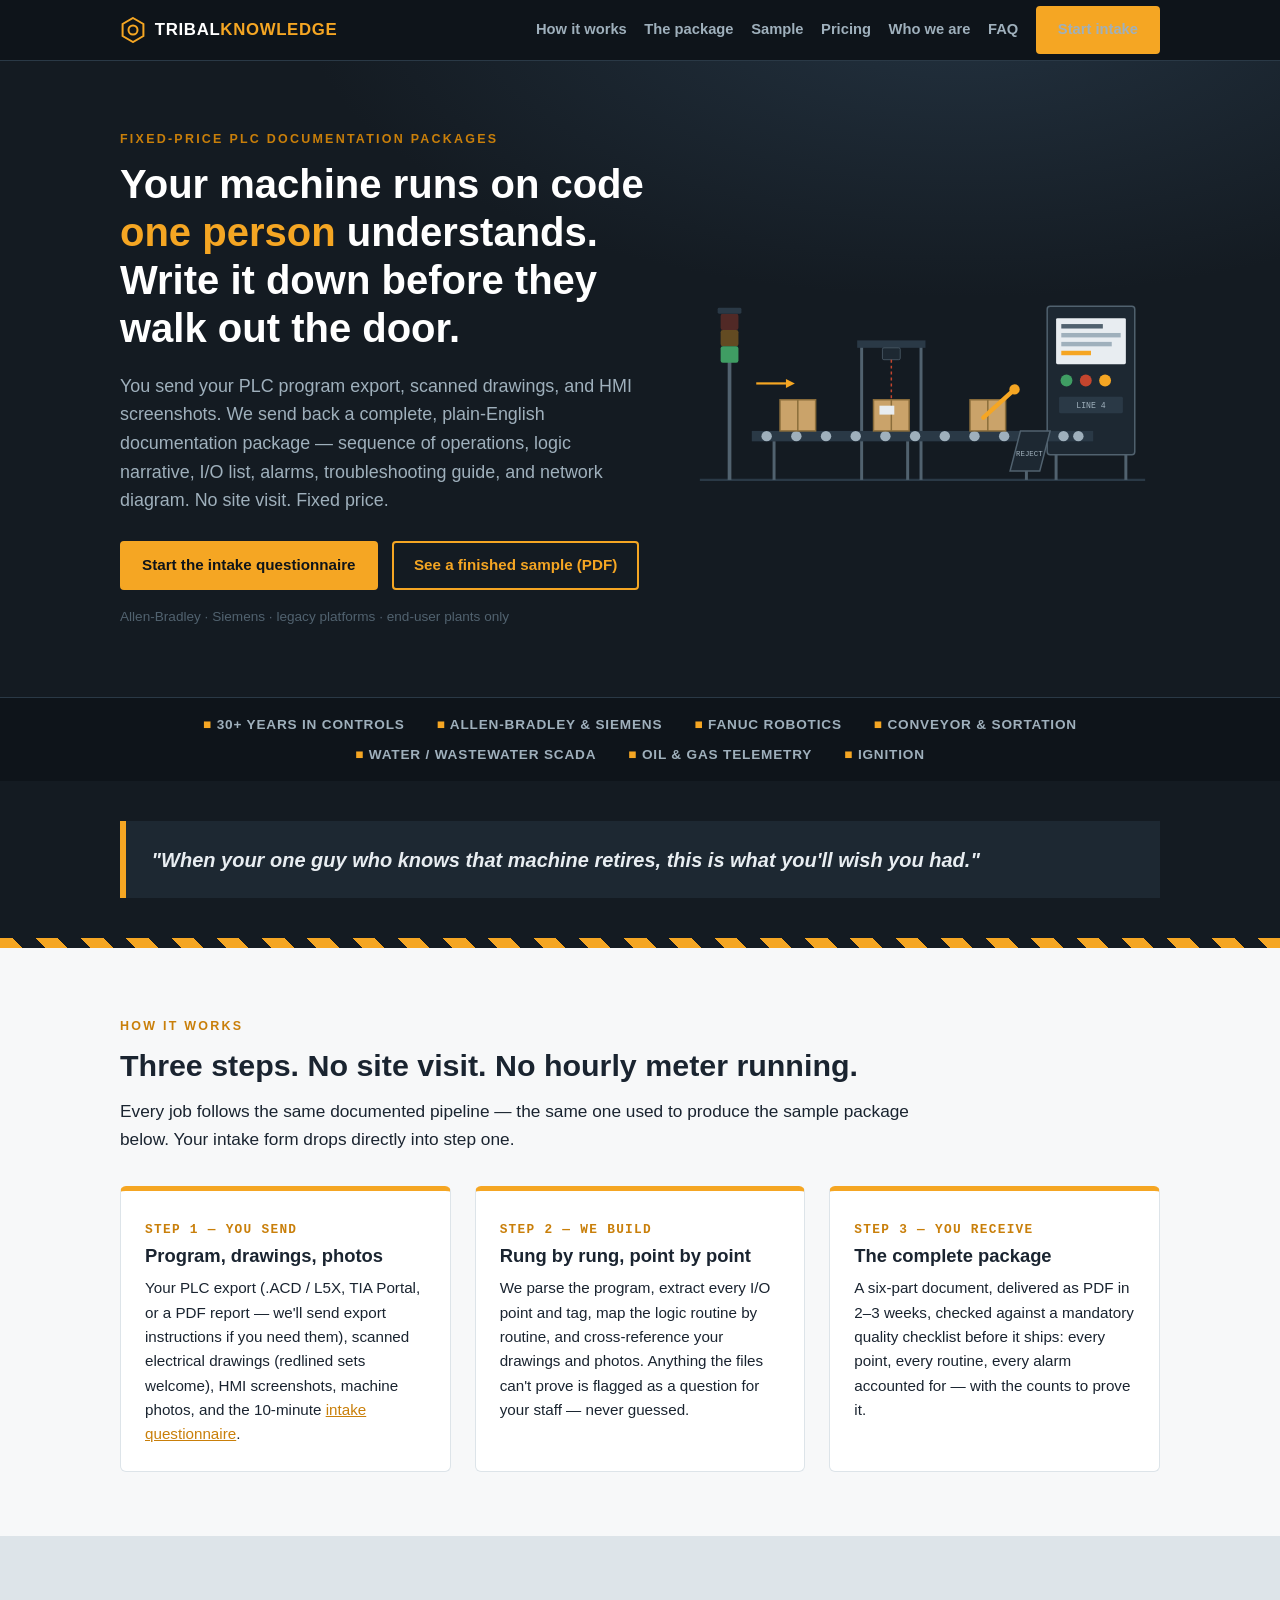
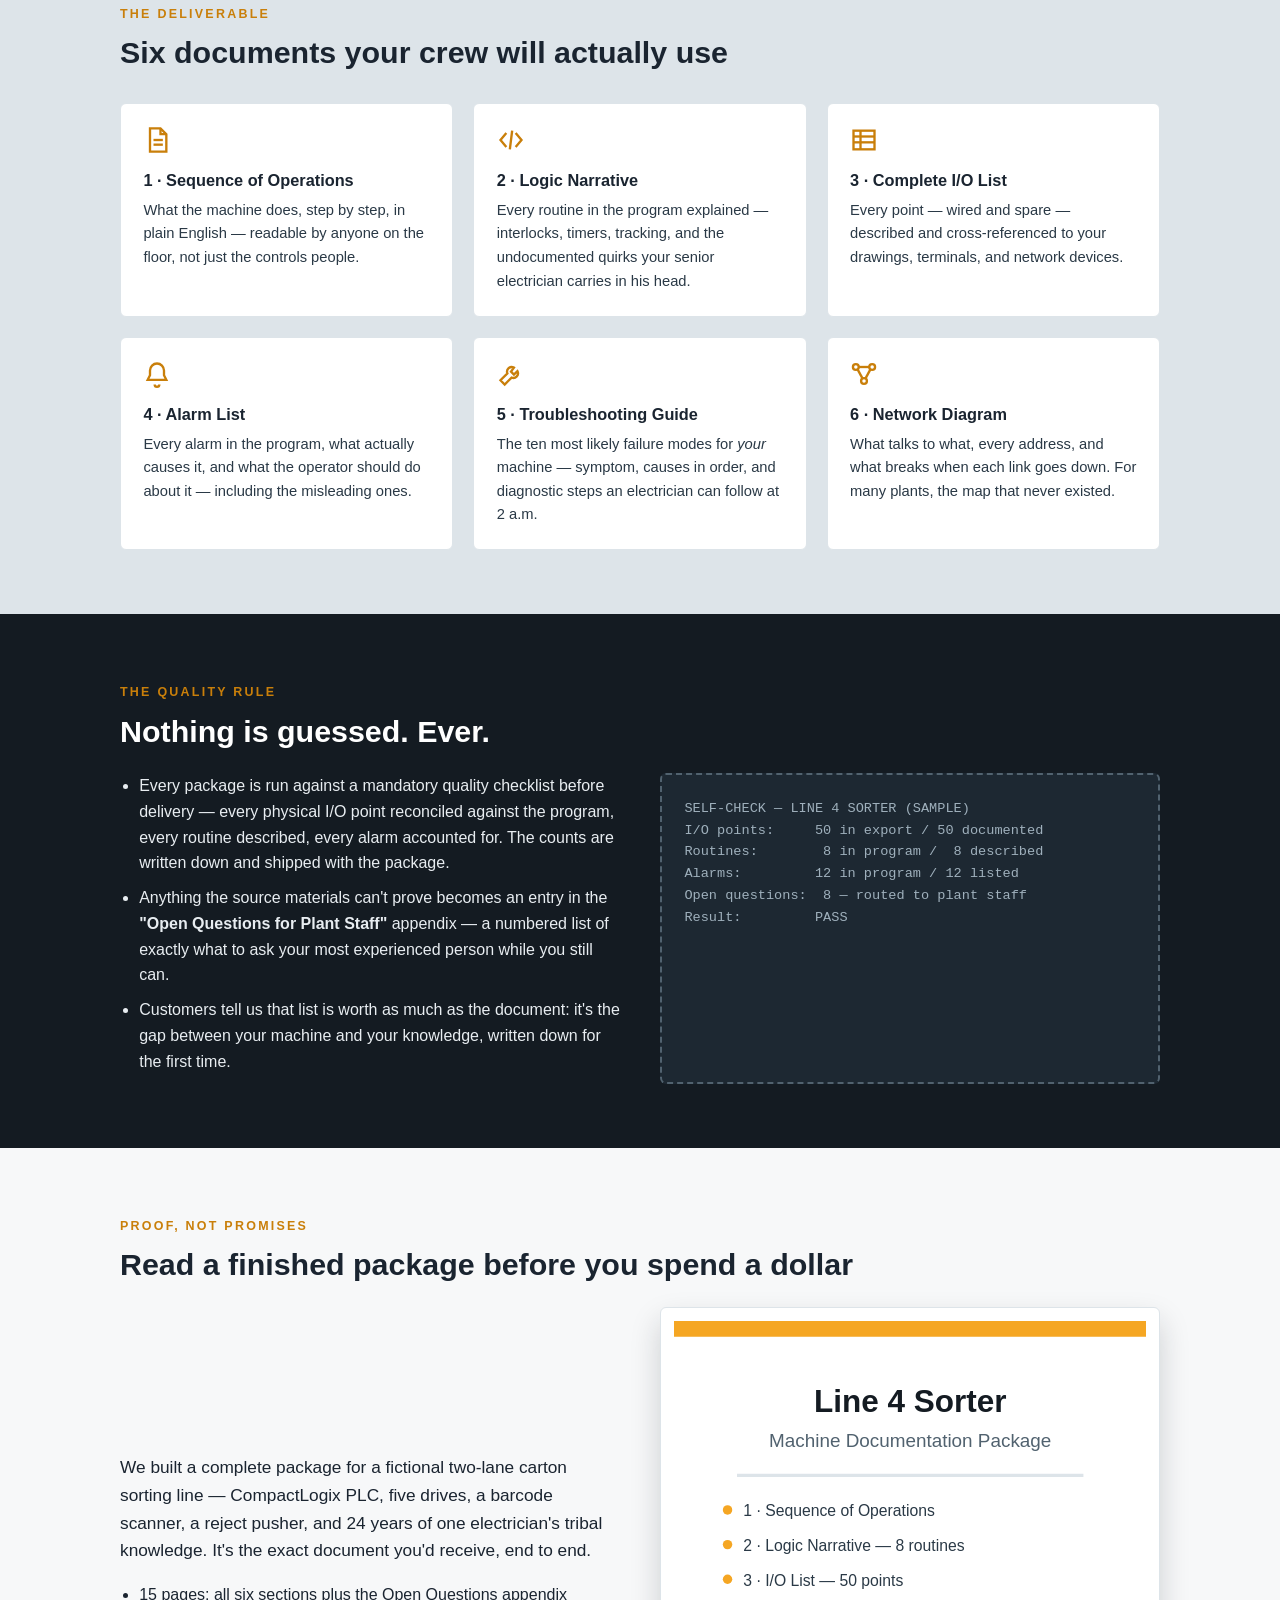
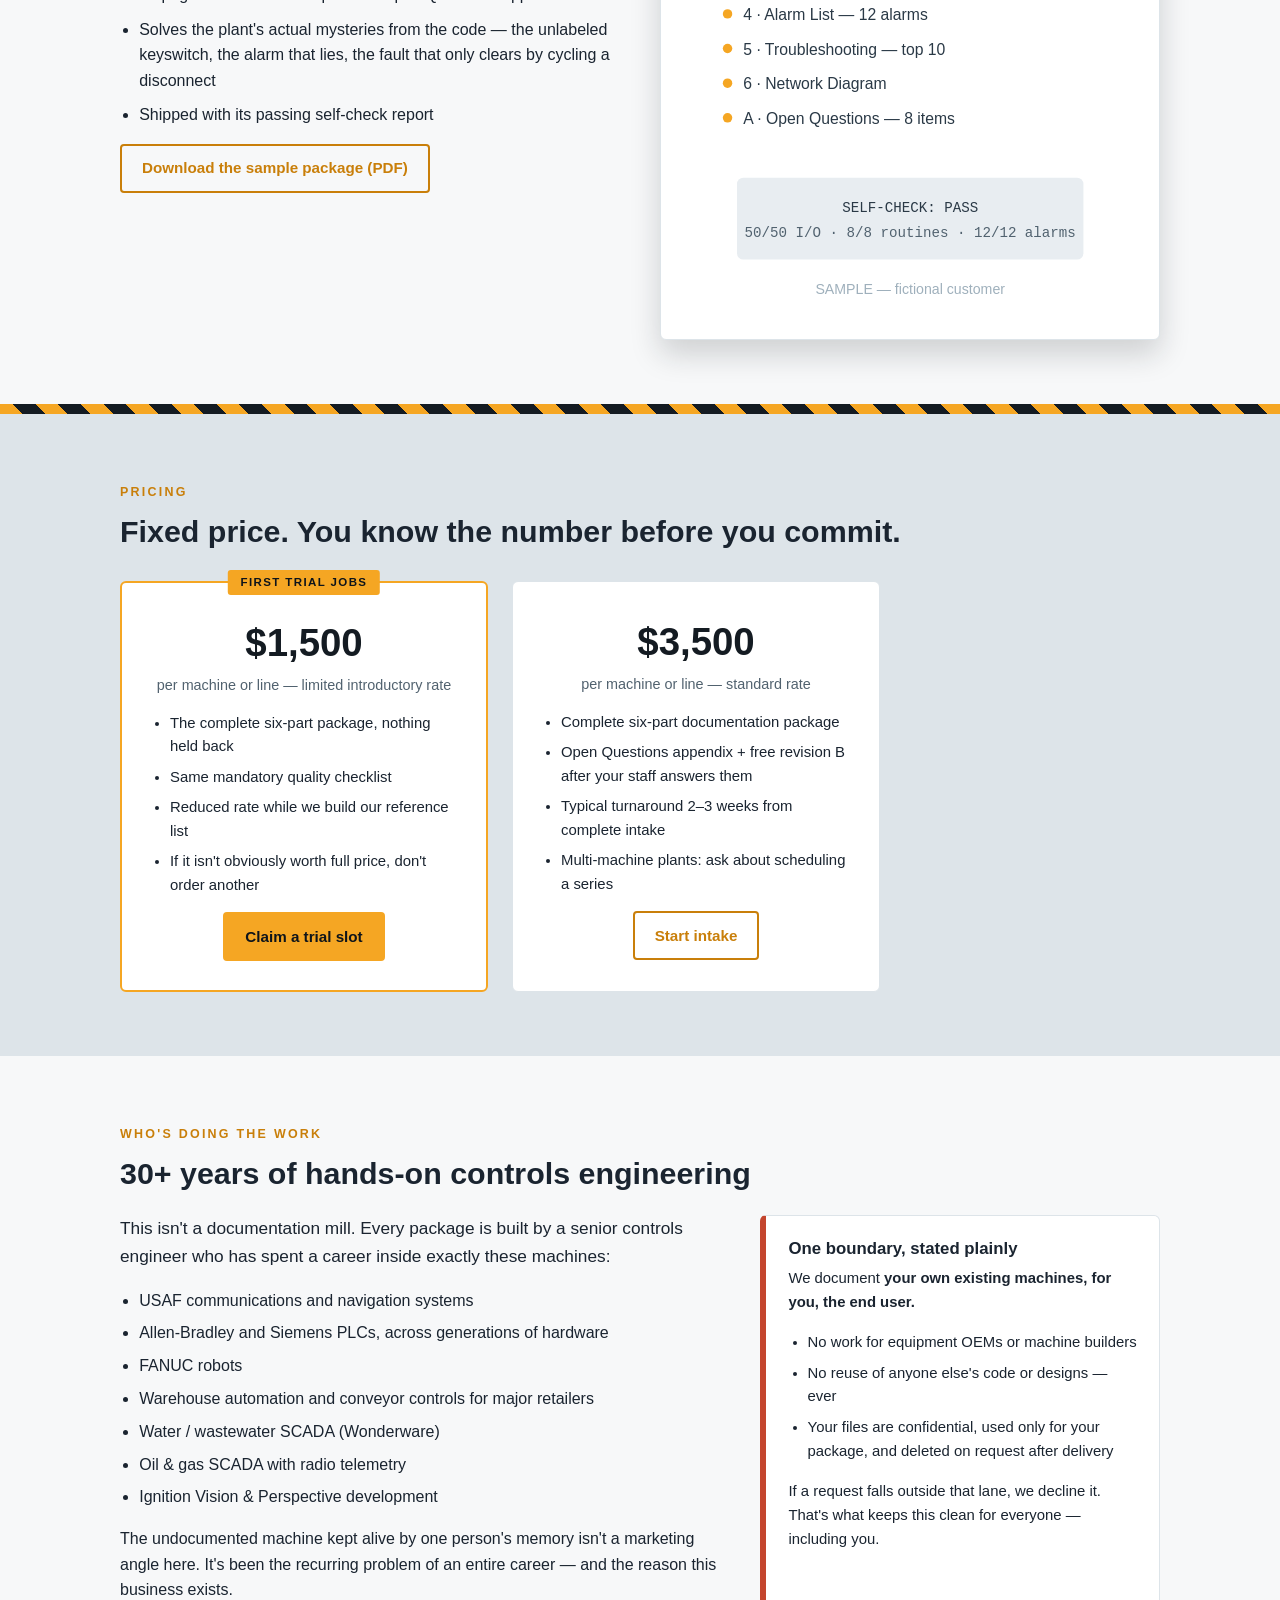
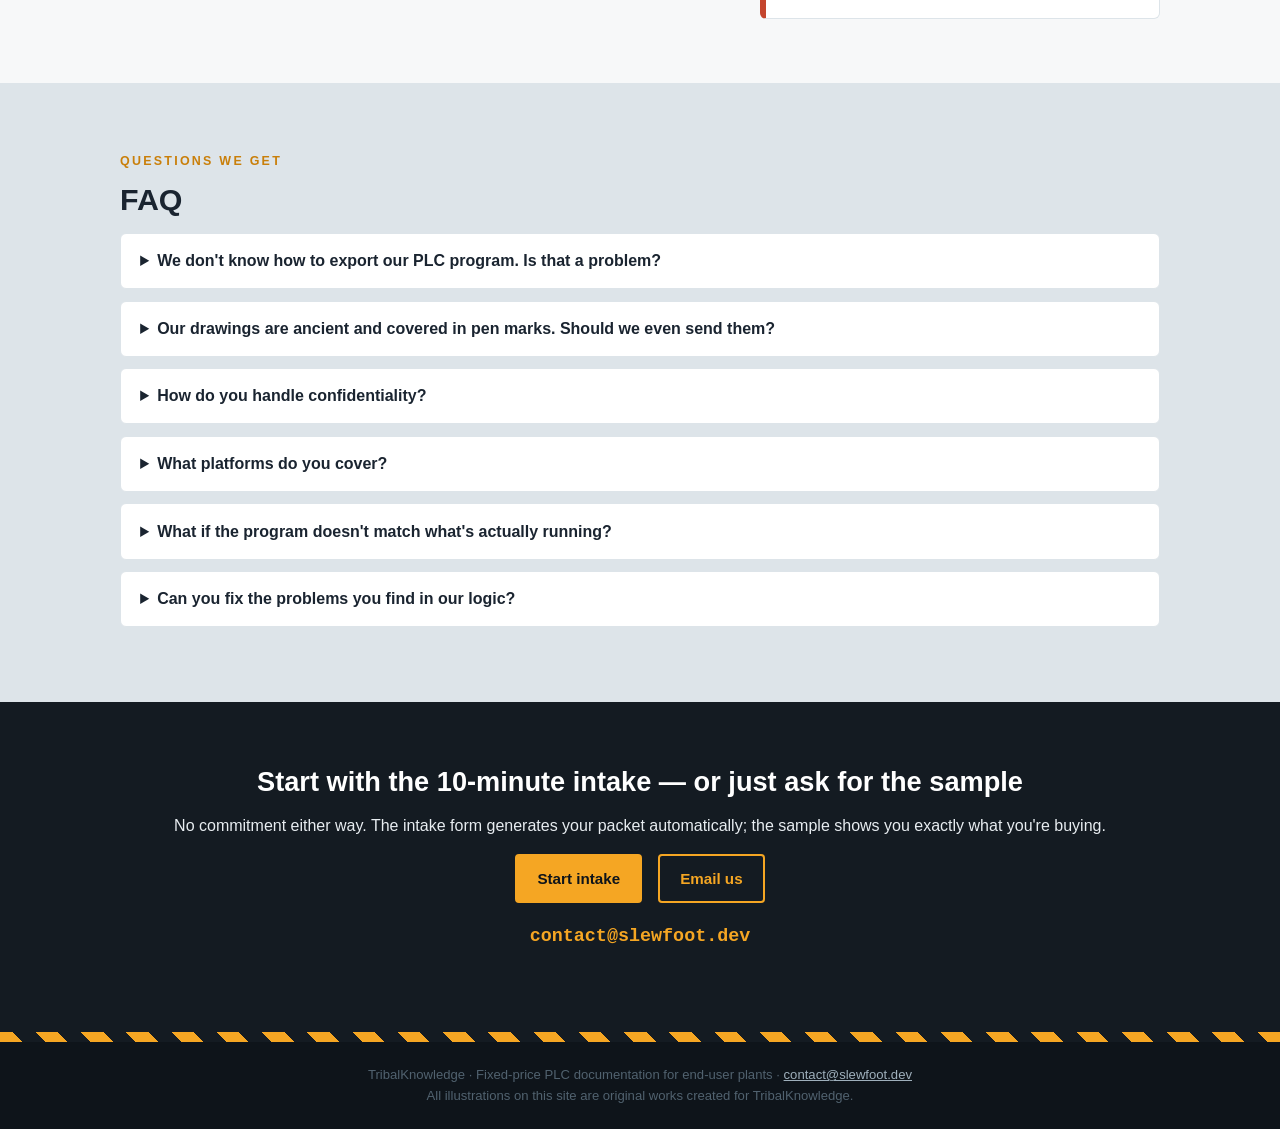
<file: index.html>
<!DOCTYPE html>
<html lang="en">
<head>
<meta charset="utf-8">
<meta name="viewport" content="width=device-width, initial-scale=1">
<title>TribalKnowledge — PLC documentation for the machines only one person understands</title>
<meta name="description" content="Fixed-price PLC documentation packages for end-user plants. Send your program export and drawings; get back plain-English documentation your whole crew can use.">
<link rel="stylesheet" href="css/style.css">
<link rel="icon" type="image/svg+xml" href="assets/favicon.svg">
</head>
<body>

<nav class="nav">
  <div class="wrap">
    <a class="brand" href="index.html">
      <svg class="bolt" width="26" height="26" viewBox="0 0 26 26" aria-hidden="true">
        <polygon points="13,1 23.4,7 23.4,19 13,25 2.6,19 2.6,7" fill="none" stroke="#f5a623" stroke-width="2"/>
        <circle cx="13" cy="13" r="4.5" fill="none" stroke="#f5a623" stroke-width="2"/>
      </svg>
      <span>TRIBAL<em>KNOWLEDGE</em></span>
    </a>
    <div class="nav-links">
      <a href="#how">How it works</a>
      <a href="#package">The package</a>
      <a href="#sample">Sample</a>
      <a href="#pricing">Pricing</a>
      <a href="#about">Who we are</a>
      <a href="#faq">FAQ</a>
      <a class="btn btn-solid" href="intake.html">Start intake</a>
    </div>
  </div>
</nav>

<header class="hero">
  <div class="wrap">
    <div>
      <span class="kicker">Fixed-price PLC documentation packages</span>
      <h1>Your machine runs on code <span class="amber">one person</span> understands.<br>Write it down before they walk out the door.</h1>
      <p class="sub">You send your PLC program export, scanned drawings, and HMI screenshots. We send back a complete, plain-English documentation package — sequence of operations, logic narrative, I/O list, alarms, troubleshooting guide, and network diagram. No site visit. Fixed price.</p>
      <div class="cta-row">
        <a class="btn btn-solid" href="intake.html">Start the intake questionnaire</a>
        <a class="btn btn-ghost" href="assets/Line4-Sorter-Documentation-Package.pdf">See a finished sample (PDF)</a>
      </div>
      <p class="micro">Allen-Bradley · Siemens · legacy platforms · end-user plants only</p>
    </div>

    <!-- Original illustration: two-lane sorter line. Drawn for this site; free of third-party rights. -->
    <svg viewBox="0 0 640 400" role="img" aria-label="Illustration of a conveyor sorting line with a control panel, scanner, diverter, and stack light">
      <!-- floor -->
      <line x1="20" y1="330" x2="620" y2="330" stroke="#2a3946" stroke-width="3"/>
      <!-- control panel -->
      <g>
        <rect x="488" y="96" width="118" height="200" rx="4" fill="#1d2832" stroke="#51626f" stroke-width="2"/>
        <rect x="500" y="112" width="94" height="62" rx="2" fill="#e8edf1"/>
        <rect x="507" y="120" width="56" height="6" fill="#51626f"/>
        <rect x="507" y="132" width="80" height="6" fill="#9fb0bc"/>
        <rect x="507" y="144" width="68" height="6" fill="#9fb0bc"/>
        <rect x="507" y="156" width="40" height="6" fill="#f5a623"/>
        <circle cx="514" cy="196" r="8" fill="#3f9d63"/>
        <circle cx="540" cy="196" r="8" fill="#c4452e"/>
        <circle cx="566" cy="196" r="8" fill="#f5a623"/>
        <rect x="504" y="218" width="86" height="22" rx="2" fill="#2a3946"/>
        <text x="547" y="233" text-anchor="middle" font-family="Consolas, monospace" font-size="11" fill="#9fb0bc">LINE 4</text>
        <line x1="500" y1="296" x2="500" y2="330" stroke="#51626f" stroke-width="4"/>
        <line x1="594" y1="296" x2="594" y2="330" stroke="#51626f" stroke-width="4"/>
      </g>
      <!-- stack light -->
      <g>
        <line x1="60" y1="330" x2="60" y2="170" stroke="#51626f" stroke-width="5"/>
        <rect x="48" y="106" width="24" height="22" rx="3" fill="#c4452e" opacity="0.35"/>
        <rect x="48" y="128" width="24" height="22" rx="3" fill="#f5a623" opacity="0.35"/>
        <rect x="48" y="150" width="24" height="22" rx="3" fill="#3f9d63"/>
        <rect x="44" y="98" width="32" height="8" rx="2" fill="#2a3946"/>
      </g>
      <!-- scanner gantry -->
      <g>
        <line x1="238" y1="330" x2="238" y2="150" stroke="#51626f" stroke-width="4"/>
        <line x1="318" y1="330" x2="318" y2="150" stroke="#51626f" stroke-width="4"/>
        <rect x="232" y="142" width="92" height="10" fill="#2a3946"/>
        <rect x="266" y="152" width="24" height="16" rx="2" fill="#1d2832" stroke="#51626f"/>
        <line x1="278" y1="168" x2="278" y2="252" stroke="#c4452e" stroke-width="2" stroke-dasharray="4 4"/>
      </g>
      <!-- conveyor -->
      <g>
        <rect x="90" y="264" width="460" height="14" fill="#2a3946"/>
        <g fill="#9fb0bc">
          <circle cx="110" cy="271" r="7"/><circle cx="150" cy="271" r="7"/>
          <circle cx="190" cy="271" r="7"/><circle cx="230" cy="271" r="7"/>
          <circle cx="270" cy="271" r="7"/><circle cx="310" cy="271" r="7"/>
          <circle cx="350" cy="271" r="7"/><circle cx="390" cy="271" r="7"/>
          <circle cx="430" cy="271" r="7"/><circle cx="470" cy="271" r="7"/>
          <circle cx="510" cy="271" r="7"/><circle cx="530" cy="271" r="7"/>
        </g>
        <line x1="120" y1="278" x2="120" y2="330" stroke="#51626f" stroke-width="4"/>
        <line x1="300" y1="278" x2="300" y2="330" stroke="#51626f" stroke-width="4"/>
        <line x1="460" y1="278" x2="460" y2="330" stroke="#51626f" stroke-width="4"/>
      </g>
      <!-- cartons -->
      <g>
        <rect x="128" y="222" width="48" height="42" fill="#caa36a" stroke="#8a6d3b" stroke-width="2"/>
        <line x1="152" y1="222" x2="152" y2="264" stroke="#8a6d3b" stroke-width="2"/>
        <rect x="254" y="222" width="48" height="42" fill="#caa36a" stroke="#8a6d3b" stroke-width="2"/>
        <line x1="278" y1="222" x2="278" y2="264" stroke="#8a6d3b" stroke-width="2"/>
        <rect x="262" y="230" width="20" height="12" fill="#e8edf1"/>
        <rect x="384" y="222" width="48" height="42" fill="#caa36a" stroke="#8a6d3b" stroke-width="2"/>
        <line x1="408" y1="222" x2="408" y2="264" stroke="#8a6d3b" stroke-width="2"/>
      </g>
      <!-- diverter arm -->
      <g>
        <circle cx="444" cy="208" r="7" fill="#f5a623"/>
        <line x1="444" y1="208" x2="402" y2="246" stroke="#f5a623" stroke-width="6" stroke-linecap="round"/>
      </g>
      <!-- reject chute -->
      <g>
        <polygon points="452,264 492,264 478,318 438,318" fill="#1d2832" stroke="#51626f" stroke-width="2"/>
        <text x="464" y="298" text-anchor="middle" font-family="Consolas, monospace" font-size="10" fill="#9fb0bc">REJECT</text>
      </g>
      <!-- flow arrows -->
      <g stroke="#f5a623" stroke-width="3" fill="none">
        <line x1="96" y1="200" x2="136" y2="200"/>
        <polygon points="136,194 148,200 136,206" fill="#f5a623" stroke="none"/>
      </g>
    </svg>
  </div>
</header>

<div class="trust">
  <div class="wrap">
    <span>30+ years in controls</span>
    <span>Allen-Bradley &amp; Siemens</span>
    <span>FANUC robotics</span>
    <span>Conveyor &amp; sortation</span>
    <span>Water / wastewater SCADA</span>
    <span>Oil &amp; gas telemetry</span>
    <span>Ignition</span>
  </div>
</div>

<div class="fearband">
  <div class="wrap">
    <p class="fearline">"When your one guy who knows that machine retires, this is what you'll wish you had."</p>
  </div>
</div>

<div class="hazard"></div>

<section class="section" id="how">
  <div class="wrap">
    <span class="kicker">How it works</span>
    <h2>Three steps. No site visit. No hourly meter running.</h2>
    <p class="lead">Every job follows the same documented pipeline — the same one used to produce the sample package below. Your intake form drops directly into step one.</p>
    <div class="steps">
      <div class="step">
        <span class="num">STEP 1 — YOU SEND</span>
        <h3>Program, drawings, photos</h3>
        <p>Your PLC export (.ACD / L5X, TIA Portal, or a PDF report — we'll send export instructions if you need them), scanned electrical drawings (redlined sets welcome), HMI screenshots, machine photos, and the 10-minute <a href="intake.html">intake questionnaire</a>.</p>
      </div>
      <div class="step">
        <span class="num">STEP 2 — WE BUILD</span>
        <h3>Rung by rung, point by point</h3>
        <p>We parse the program, extract every I/O point and tag, map the logic routine by routine, and cross-reference your drawings and photos. Anything the files can't prove is flagged as a question for your staff — never guessed.</p>
      </div>
      <div class="step">
        <span class="num">STEP 3 — YOU RECEIVE</span>
        <h3>The complete package</h3>
        <p>A six-part document, delivered as PDF in 2–3 weeks, checked against a mandatory quality checklist before it ships: every point, every routine, every alarm accounted for — with the counts to prove it.</p>
      </div>
    </div>
  </div>
</section>

<section class="section alt" id="package">
  <div class="wrap">
    <span class="kicker">The deliverable</span>
    <h2>Six documents your crew will actually use</h2>
    <div class="deliv">
      <div class="card">
        <svg width="28" height="28" viewBox="0 0 24 24" fill="none" stroke="currentColor" stroke-width="2" aria-hidden="true"><path d="M6 2h9l5 5v15H6z"/><path d="M15 2v5h5"/><line x1="9" y1="12" x2="17" y2="12"/><line x1="9" y1="16" x2="17" y2="16"/></svg>
        <h3>1 · Sequence of Operations</h3>
        <p>What the machine does, step by step, in plain English — readable by anyone on the floor, not just the controls people.</p>
      </div>
      <div class="card">
        <svg width="28" height="28" viewBox="0 0 24 24" fill="none" stroke="currentColor" stroke-width="2" aria-hidden="true"><polyline points="8,6 3,12 8,18"/><polyline points="16,6 21,12 16,18"/><line x1="13" y1="4" x2="11" y2="20"/></svg>
        <h3>2 · Logic Narrative</h3>
        <p>Every routine in the program explained — interlocks, timers, tracking, and the undocumented quirks your senior electrician carries in his head.</p>
      </div>
      <div class="card">
        <svg width="28" height="28" viewBox="0 0 24 24" fill="none" stroke="currentColor" stroke-width="2" aria-hidden="true"><rect x="3" y="4" width="18" height="16"/><line x1="3" y1="9" x2="21" y2="9"/><line x1="3" y1="14" x2="21" y2="14"/><line x1="9" y1="4" x2="9" y2="20"/></svg>
        <h3>3 · Complete I/O List</h3>
        <p>Every point — wired and spare — described and cross-referenced to your drawings, terminals, and network devices.</p>
      </div>
      <div class="card">
        <svg width="28" height="28" viewBox="0 0 24 24" fill="none" stroke="currentColor" stroke-width="2" aria-hidden="true"><path d="M12 3a6 6 0 0 0-6 6v4l-2 4h16l-2-4V9a6 6 0 0 0-6-6z"/><path d="M10 21a2 2 0 0 0 4 0"/></svg>
        <h3>4 · Alarm List</h3>
        <p>Every alarm in the program, what actually causes it, and what the operator should do about it — including the misleading ones.</p>
      </div>
      <div class="card">
        <svg width="28" height="28" viewBox="0 0 24 24" fill="none" stroke="currentColor" stroke-width="2" aria-hidden="true"><path d="M14.5 6.5a4 4 0 0 0-5.6 5L3 17.4 6.6 21l5.9-5.9a4 4 0 0 0 5-5.6l-3 3-2.5-2.5z"/></svg>
        <h3>5 · Troubleshooting Guide</h3>
        <p>The ten most likely failure modes for <em>your</em> machine — symptom, causes in order, and diagnostic steps an electrician can follow at 2 a.m.</p>
      </div>
      <div class="card">
        <svg width="28" height="28" viewBox="0 0 24 24" fill="none" stroke="currentColor" stroke-width="2" aria-hidden="true"><circle cx="5" cy="6" r="2.5"/><circle cx="19" cy="6" r="2.5"/><circle cx="12" cy="18" r="2.5"/><line x1="6.5" y1="8" x2="10.8" y2="16"/><line x1="17.5" y1="8" x2="13.2" y2="16"/><line x1="7.5" y1="6" x2="16.5" y2="6"/></svg>
        <h3>6 · Network Diagram</h3>
        <p>What talks to what, every address, and what breaks when each link goes down. For many plants, the map that never existed.</p>
      </div>
    </div>
  </div>
</section>

<section class="section quality">
  <div class="wrap">
    <span class="kicker">The quality rule</span>
    <h2>Nothing is guessed. Ever.</h2>
    <div class="cols">
      <div>
        <ul>
          <li>Every package is run against a mandatory quality checklist before delivery — every physical I/O point reconciled against the program, every routine described, every alarm accounted for. The counts are written down and shipped with the package.</li>
          <li>Anything the source materials can't prove becomes an entry in the <strong>"Open Questions for Plant Staff"</strong> appendix — a numbered list of exactly what to ask your most experienced person while you still can.</li>
          <li>Customers tell us that list is worth as much as the document: it's the gap between your machine and your knowledge, written down for the first time.</li>
        </ul>
      </div>
      <div class="stamp">SELF-CHECK — LINE 4 SORTER (SAMPLE)
I/O points:     50 in export / 50 documented
Routines:        8 in program /  8 described
Alarms:         12 in program / 12 listed
Open questions:  8 — routed to plant staff
Result:         PASS</div>
    </div>
  </div>
</section>

<section class="section" id="sample">
  <div class="wrap">
    <span class="kicker">Proof, not promises</span>
    <h2>Read a finished package before you spend a dollar</h2>
    <div class="sample-flex">
      <div>
        <p class="lead">We built a complete package for a fictional two-lane carton sorting line — CompactLogix PLC, five drives, a barcode scanner, a reject pusher, and 24 years of one electrician's tribal knowledge. It's the exact document you'd receive, end to end.</p>
        <ul class="sample-points">
          <li>15 pages: all six sections plus the Open Questions appendix</li>
          <li>Solves the plant's actual mysteries from the code — the unlabeled keyswitch, the alarm that lies, the fault that only clears by cycling a disconnect</li>
          <li>Shipped with its passing self-check report</li>
        </ul>
        <a class="btn btn-ghost on-light" href="assets/Line4-Sorter-Documentation-Package.pdf">Download the sample package (PDF)</a>
      </div>
      <div class="doc-mock">
        <svg viewBox="0 0 300 380" role="img" aria-label="Preview sketch of the sample documentation package cover">
          <rect x="0" y="0" width="300" height="380" fill="#ffffff"/>
          <rect x="0" y="0" width="300" height="10" fill="#f5a623"/>
          <text x="150" y="58" text-anchor="middle" font-family="Segoe UI, sans-serif" font-weight="bold" font-size="20" fill="#141b22">Line 4 Sorter</text>
          <text x="150" y="80" text-anchor="middle" font-family="Segoe UI, sans-serif" font-size="12" fill="#51626f">Machine Documentation Package</text>
          <line x1="40" y1="98" x2="260" y2="98" stroke="#dde4e9" stroke-width="2"/>
          <g font-family="Segoe UI, sans-serif" font-size="10" fill="#2a3946">
            <text x="44" y="124">1 · Sequence of Operations</text>
            <text x="44" y="146">2 · Logic Narrative — 8 routines</text>
            <text x="44" y="168">3 · I/O List — 50 points</text>
            <text x="44" y="190">4 · Alarm List — 12 alarms</text>
            <text x="44" y="212">5 · Troubleshooting — top 10</text>
            <text x="44" y="234">6 · Network Diagram</text>
            <text x="44" y="256">A · Open Questions — 8 items</text>
          </g>
          <g fill="#f5a623">
            <circle cx="34" cy="120" r="3"/><circle cx="34" cy="142" r="3"/>
            <circle cx="34" cy="164" r="3"/><circle cx="34" cy="186" r="3"/>
            <circle cx="34" cy="208" r="3"/><circle cx="34" cy="230" r="3"/>
            <circle cx="34" cy="252" r="3"/>
          </g>
          <rect x="40" y="290" width="220" height="52" fill="#e8edf1" rx="4"/>
          <text x="150" y="312" text-anchor="middle" font-family="Consolas, monospace" font-size="9" fill="#2a3946">SELF-CHECK: PASS</text>
          <text x="150" y="328" text-anchor="middle" font-family="Consolas, monospace" font-size="9" fill="#51626f">50/50 I/O · 8/8 routines · 12/12 alarms</text>
          <text x="150" y="364" text-anchor="middle" font-family="Segoe UI, sans-serif" font-size="9" fill="#9fb0bc">SAMPLE — fictional customer</text>
        </svg>
      </div>
    </div>
  </div>
</section>

<div class="hazard"></div>

<section class="section alt" id="pricing">
  <div class="wrap">
    <span class="kicker">Pricing</span>
    <h2>Fixed price. You know the number before you commit.</h2>
    <div class="prices">
      <div class="price-card featured">
        <span class="flag">First trial jobs</span>
        <div class="amount">$1,500</div>
        <div class="per">per machine or line — limited introductory rate</div>
        <ul>
          <li>The complete six-part package, nothing held back</li>
          <li>Same mandatory quality checklist</li>
          <li>Reduced rate while we build our reference list</li>
          <li>If it isn't obviously worth full price, don't order another</li>
        </ul>
        <a class="btn btn-solid" href="intake.html">Claim a trial slot</a>
      </div>
      <div class="price-card">
        <div class="amount">$3,500</div>
        <div class="per">per machine or line — standard rate</div>
        <ul>
          <li>Complete six-part documentation package</li>
          <li>Open Questions appendix + free revision B after your staff answers them</li>
          <li>Typical turnaround 2–3 weeks from complete intake</li>
          <li>Multi-machine plants: ask about scheduling a series</li>
        </ul>
        <a class="btn btn-ghost on-light" href="intake.html">Start intake</a>
      </div>
    </div>
  </div>
</section>

<section class="section" id="about">
  <div class="wrap">
    <span class="kicker">Who's doing the work</span>
    <h2>30+ years of hands-on controls engineering</h2>
    <div class="about-grid">
      <div>
        <p class="lead">This isn't a documentation mill. Every package is built by a senior controls engineer who has spent a career inside exactly these machines:</p>
        <ul>
          <li>USAF communications and navigation systems</li>
          <li>Allen-Bradley and Siemens PLCs, across generations of hardware</li>
          <li>FANUC robots</li>
          <li>Warehouse automation and conveyor controls for major retailers</li>
          <li>Water / wastewater SCADA (Wonderware)</li>
          <li>Oil &amp; gas SCADA with radio telemetry</li>
          <li>Ignition Vision &amp; Perspective development</li>
        </ul>
        <p>The undocumented machine kept alive by one person's memory isn't a marketing angle here. It's been the recurring problem of an entire career — and the reason this business exists.</p>
      </div>
      <div class="boundary">
        <h3>One boundary, stated plainly</h3>
        <p>We document <strong>your own existing machines, for you, the end user.</strong></p>
        <ul>
          <li>No work for equipment OEMs or machine builders</li>
          <li>No reuse of anyone else's code or designs — ever</li>
          <li>Your files are confidential, used only for your package, and deleted on request after delivery</li>
        </ul>
        <p>If a request falls outside that lane, we decline it. That's what keeps this clean for everyone — including you.</p>
      </div>
    </div>
  </div>
</section>

<section class="section alt faq" id="faq">
  <div class="wrap">
    <span class="kicker">Questions we get</span>
    <h2>FAQ</h2>
    <details>
      <summary>We don't know how to export our PLC program. Is that a problem?</summary>
      <p>No. Tell us your platform on the intake form and we'll send step-by-step export instructions for your software — usually a 10-minute job for whoever maintains the PLC. Best practice is a fresh upload from the running processor, and we'll walk you through that too.</p>
    </details>
    <details>
      <summary>Our drawings are ancient and covered in pen marks. Should we even send them?</summary>
      <p>Yes — especially those. The redlined set is the truthful set. Phone photos of paper prints are completely fine.</p>
    </details>
    <details>
      <summary>How do you handle confidentiality?</summary>
      <p>Your program files and drawings are used only to produce your package, are never shared or reused, and are deleted on request after delivery. We're happy to sign your NDA.</p>
    </details>
    <details>
      <summary>What platforms do you cover?</summary>
      <p>Allen-Bradley Logix (CompactLogix/ControlLogix) and legacy (SLC-500, MicroLogix, PLC-5), Siemens (TIA Portal, STEP 7), and most others — Automation Direct, Mitsubishi, Omron, GE. If you're unsure, ask; we'll tell you straight whether it's a fit.</p>
    </details>
    <details>
      <summary>What if the program doesn't match what's actually running?</summary>
      <p>The intake asks exactly that question. If you're not sure, we'll flag it and recommend a fresh upload from the processor first — documenting the wrong file helps nobody, and we'd rather wait a day for the right one.</p>
    </details>
    <details>
      <summary>Can you fix the problems you find in our logic?</summary>
      <p>The package will name them precisely (the sample found a missing drive fault-reset and an alarm pointing at the wrong message). Small corrective recommendations are included in writing; implementation is your team's or your integrator's call — we'll hand them everything they need.</p>
    </details>
  </div>
</section>

<section class="section foot-cta">
  <div class="wrap">
    <h2>Start with the 10-minute intake — or just ask for the sample</h2>
    <p>No commitment either way. The intake form generates your packet automatically; the sample shows you exactly what you're buying.</p>
    <div class="cta-row" style="justify-content:center; display:flex; gap:1rem; flex-wrap:wrap;">
      <a class="btn btn-solid" href="intake.html">Start intake</a>
      <a class="btn btn-ghost" href="mailto:contact@slewfoot.dev?subject=PLC%20documentation%20%E2%80%94%20sample%20package%20request">Email us</a>
    </div>
    <p style="margin-top:1.2rem;"><a class="email" href="mailto:contact@slewfoot.dev">contact@slewfoot.dev</a></p>
  </div>
</section>

<div class="hazard"></div>

<footer class="colophon">
  <div class="wrap">
    TribalKnowledge · Fixed-price PLC documentation for end-user plants ·
    <a href="mailto:contact@slewfoot.dev">contact@slewfoot.dev</a><br>
    All illustrations on this site are original works created for TribalKnowledge.
  </div>
</footer>

</body>
</html>
</file>
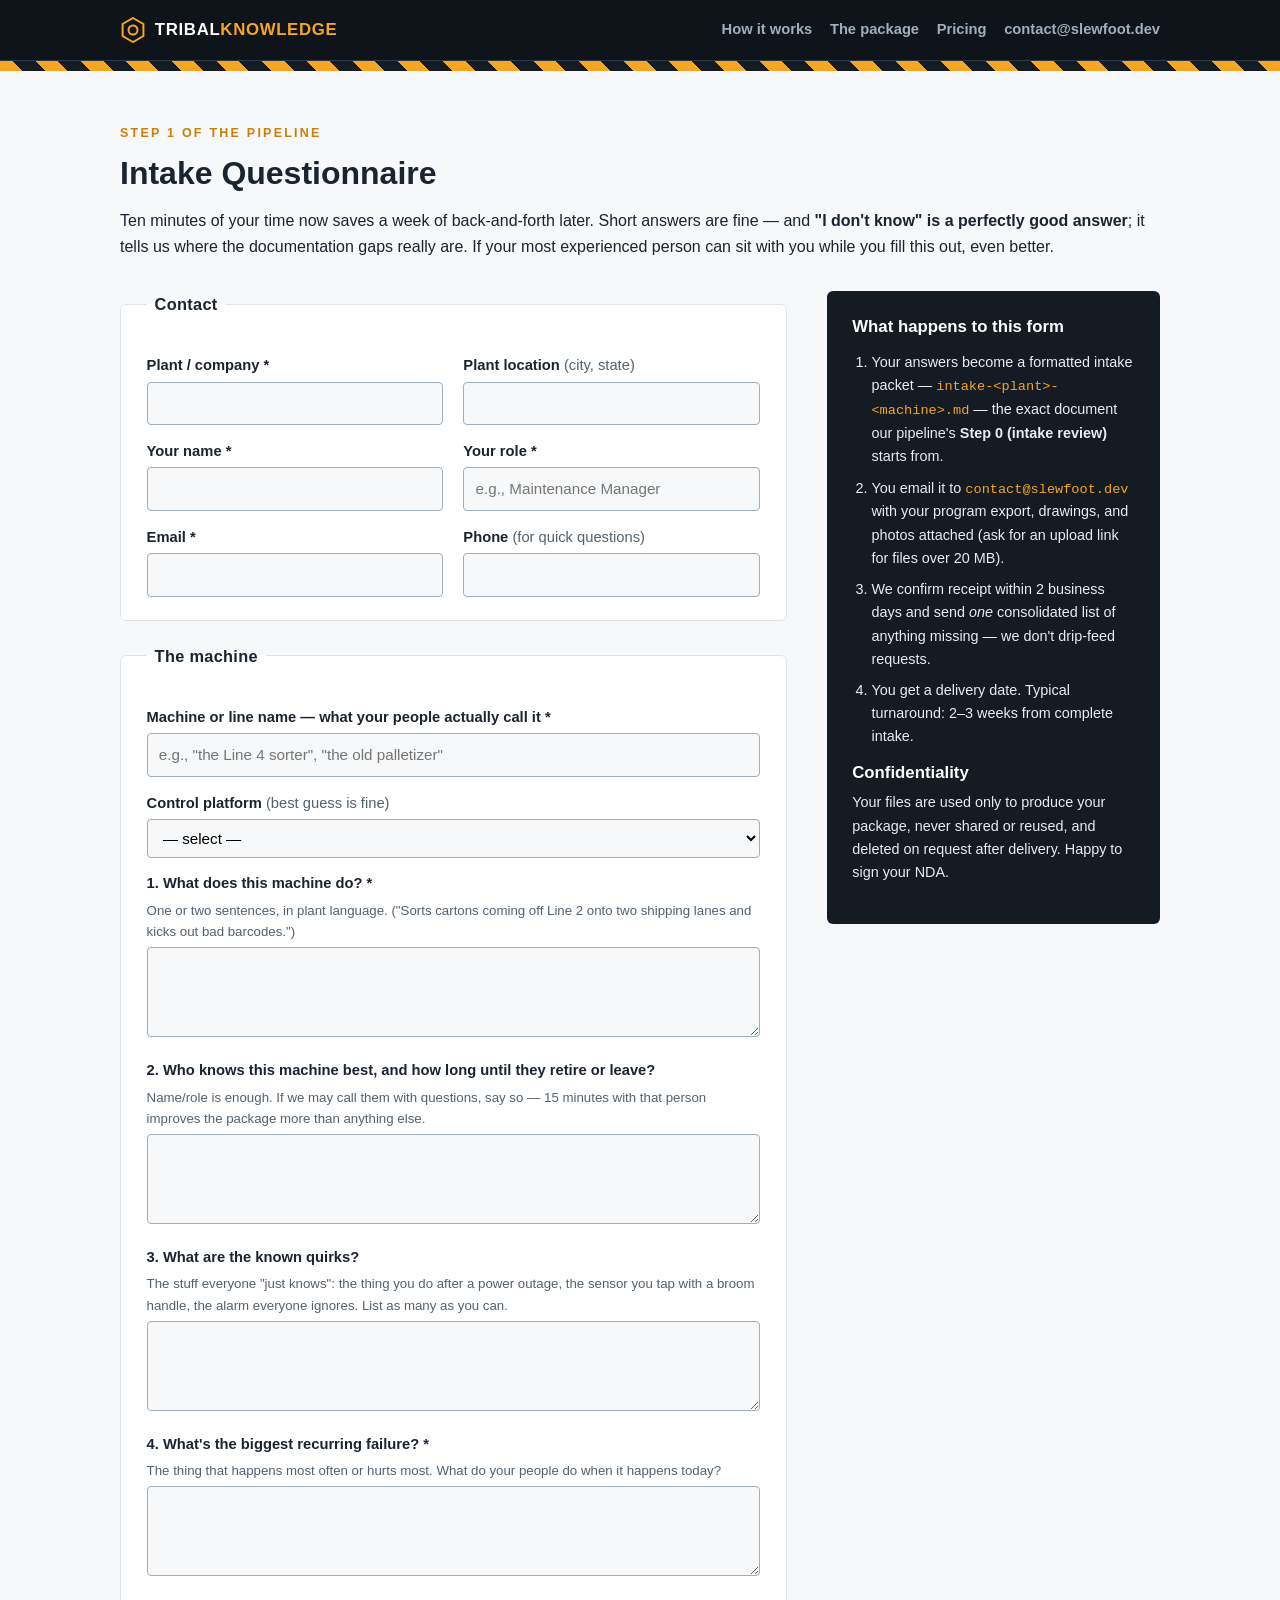
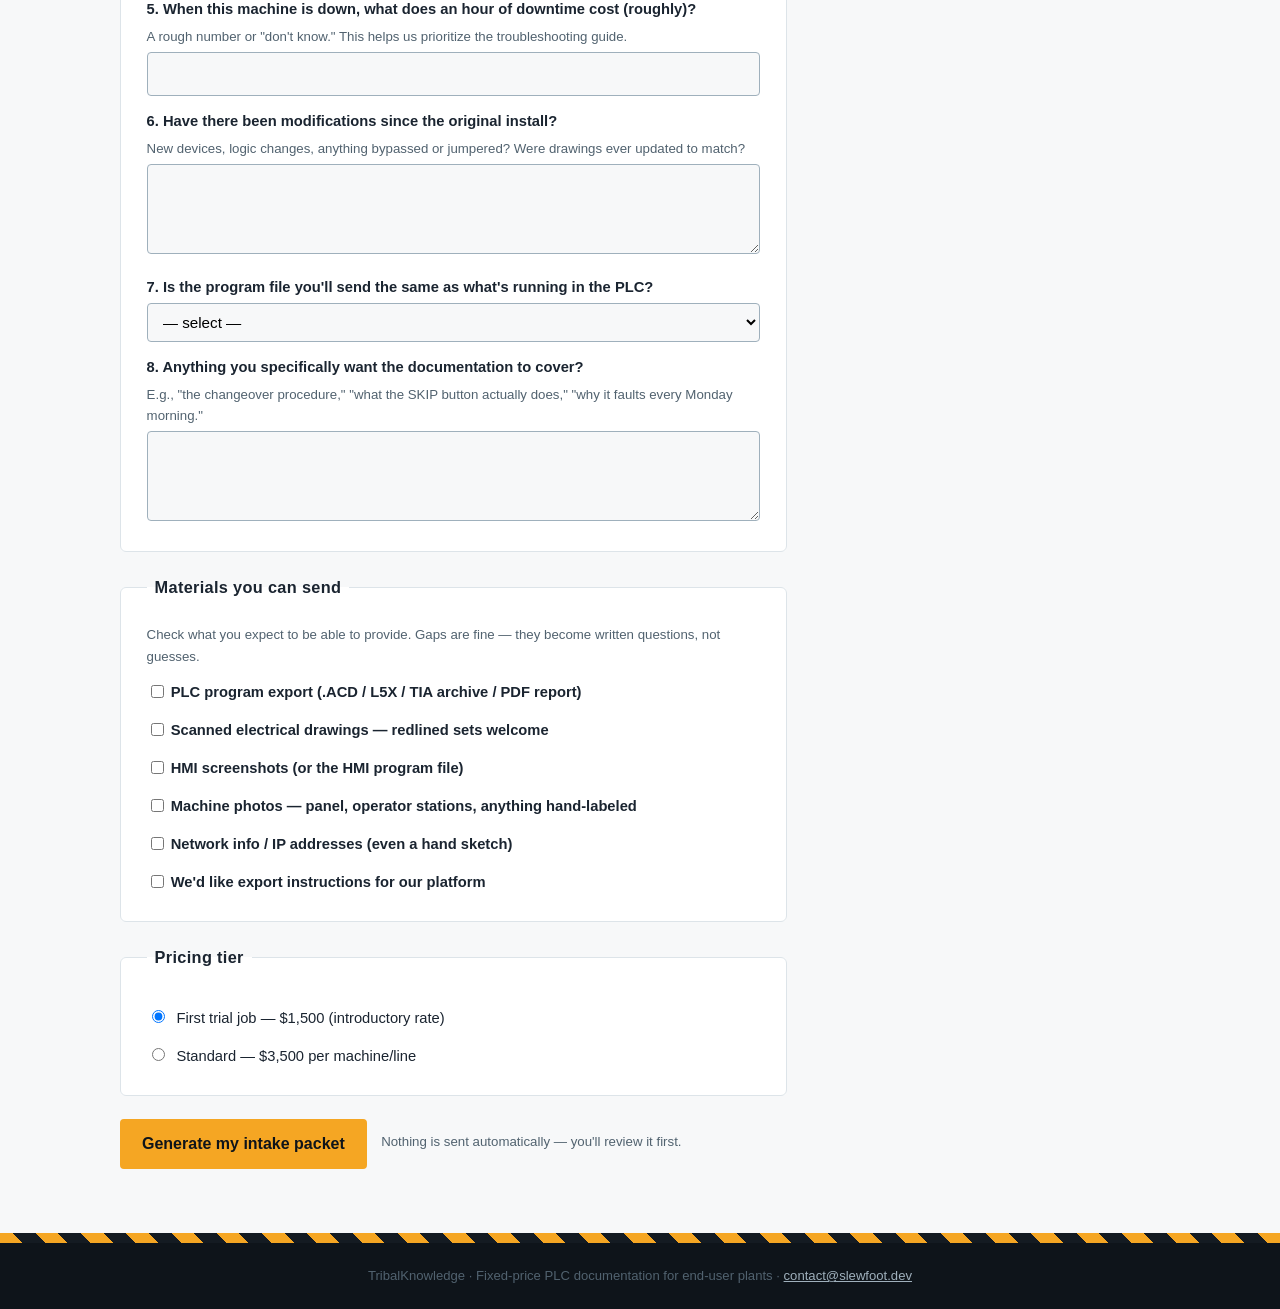
<file: intake.html>
<!DOCTYPE html>
<html lang="en">
<head>
<meta charset="utf-8">
<meta name="viewport" content="width=device-width, initial-scale=1">
<title>Intake Questionnaire — TribalKnowledge</title>
<meta name="description" content="Start your PLC documentation package: the 10-minute intake questionnaire.">
<link rel="stylesheet" href="css/style.css">
<link rel="icon" type="image/svg+xml" href="assets/favicon.svg">
</head>
<body>

<nav class="nav">
  <div class="wrap">
    <a class="brand" href="index.html">
      <svg class="bolt" width="26" height="26" viewBox="0 0 26 26" aria-hidden="true">
        <polygon points="13,1 23.4,7 23.4,19 13,25 2.6,19 2.6,7" fill="none" stroke="#f5a623" stroke-width="2"/>
        <circle cx="13" cy="13" r="4.5" fill="none" stroke="#f5a623" stroke-width="2"/>
      </svg>
      <span>TRIBAL<em>KNOWLEDGE</em></span>
    </a>
    <div class="nav-links">
      <a href="index.html#how">How it works</a>
      <a href="index.html#package">The package</a>
      <a href="index.html#pricing">Pricing</a>
      <a href="mailto:contact@slewfoot.dev">contact@slewfoot.dev</a>
    </div>
  </div>
</nav>

<div class="hazard"></div>

<header class="form-head">
  <div class="wrap">
    <span class="kicker">Step 1 of the pipeline</span>
    <h1>Intake Questionnaire</h1>
    <p class="lead">Ten minutes of your time now saves a week of back-and-forth later. Short answers are fine — and <strong>"I don't know" is a perfectly good answer</strong>; it tells us where the documentation gaps really are. If your most experienced person can sit with you while you fill this out, even better.</p>
  </div>
</header>

<div class="wrap intake-grid">
  <div>
    <div id="result" role="status" aria-live="polite">
      <h3>✔ Intake packet generated</h3>
      <p>Your answers are formatted below as the intake document our pipeline starts from. <strong>It has been downloaded as a file</strong> — attach it to an email along with your PLC export, drawings, and photos, or just click "Open email" and paste it in.</p>
      <pre id="packet-preview"></pre>
      <div class="form-actions">
        <button type="button" class="btn btn-solid" id="btn-mail">Open email to contact@slewfoot.dev</button>
        <button type="button" class="btn btn-ghost on-light" id="btn-copy">Copy packet text</button>
        <button type="button" class="btn btn-ghost on-light" id="btn-download">Download again (.md)</button>
      </div>
    </div>

    <form class="intake" id="intake-form" novalidate>
      <fieldset>
        <legend>Contact</legend>
        <div class="two-col">
          <div>
            <label for="company">Plant / company *</label>
            <input type="text" id="company" name="company" required autocomplete="organization">
          </div>
          <div>
            <label for="location">Plant location <span class="opt">(city, state)</span></label>
            <input type="text" id="location" name="location">
          </div>
          <div>
            <label for="contact-name">Your name *</label>
            <input type="text" id="contact-name" name="contact-name" required autocomplete="name">
          </div>
          <div>
            <label for="role">Your role *</label>
            <input type="text" id="role" name="role" required placeholder="e.g., Maintenance Manager">
          </div>
          <div>
            <label for="email">Email *</label>
            <input type="email" id="email" name="email" required autocomplete="email">
          </div>
          <div>
            <label for="phone">Phone <span class="opt">(for quick questions)</span></label>
            <input type="tel" id="phone" name="phone" autocomplete="tel">
          </div>
        </div>
      </fieldset>

      <fieldset>
        <legend>The machine</legend>
        <label for="machine">Machine or line name — what your people actually call it *</label>
        <input type="text" id="machine" name="machine" required placeholder='e.g., "the Line 4 sorter", "the old palletizer"'>

        <label for="platform">Control platform <span class="opt">(best guess is fine)</span></label>
        <select id="platform" name="platform">
          <option value="">— select —</option>
          <option>Allen-Bradley Logix (CompactLogix / ControlLogix)</option>
          <option>Allen-Bradley legacy (SLC-500 / MicroLogix / PLC-5)</option>
          <option>Siemens (TIA Portal / STEP 7)</option>
          <option>Automation Direct</option>
          <option>Mitsubishi / Omron / GE / other</option>
          <option>Not sure</option>
        </select>

        <label for="q1">1. What does this machine do? *</label>
        <p class="hint">One or two sentences, in plant language. ("Sorts cartons coming off Line 2 onto two shipping lanes and kicks out bad barcodes.")</p>
        <textarea id="q1" name="q1" required></textarea>

        <label for="q2">2. Who knows this machine best, and how long until they retire or leave?</label>
        <p class="hint">Name/role is enough. If we may call them with questions, say so — 15 minutes with that person improves the package more than anything else.</p>
        <textarea id="q2" name="q2"></textarea>

        <label for="q3">3. What are the known quirks?</label>
        <p class="hint">The stuff everyone "just knows": the thing you do after a power outage, the sensor you tap with a broom handle, the alarm everyone ignores. List as many as you can.</p>
        <textarea id="q3" name="q3"></textarea>

        <label for="q4">4. What's the biggest recurring failure? *</label>
        <p class="hint">The thing that happens most often or hurts most. What do your people do when it happens today?</p>
        <textarea id="q4" name="q4" required></textarea>

        <label for="q5">5. When this machine is down, what does an hour of downtime cost (roughly)?</label>
        <p class="hint">A rough number or "don't know." This helps us prioritize the troubleshooting guide.</p>
        <input type="text" id="q5" name="q5">

        <label for="q6">6. Have there been modifications since the original install?</label>
        <p class="hint">New devices, logic changes, anything bypassed or jumpered? Were drawings ever updated to match?</p>
        <textarea id="q6" name="q6"></textarea>

        <label for="q7">7. Is the program file you'll send the same as what's running in the PLC?</label>
        <select id="q7" name="q7">
          <option value="">— select —</option>
          <option>Yes — fresh upload from the processor</option>
          <option>Probably, but not verified</option>
          <option>Not sure</option>
          <option>No / there may be differences</option>
        </select>

        <label for="q8">8. Anything you specifically want the documentation to cover?</label>
        <p class="hint">E.g., "the changeover procedure," "what the SKIP button actually does," "why it faults every Monday morning."</p>
        <textarea id="q8" name="q8"></textarea>
      </fieldset>

      <fieldset class="checks">
        <legend>Materials you can send</legend>
        <p class="hint">Check what you expect to be able to provide. Gaps are fine — they become written questions, not guesses.</p>
        <label><input type="checkbox" name="materials" value="PLC program export (.ACD / L5X / TIA / PDF report)"> PLC program export (.ACD / L5X / TIA archive / PDF report)</label>
        <label><input type="checkbox" name="materials" value="Scanned electrical drawings (redlines welcome)"> Scanned electrical drawings — redlined sets welcome</label>
        <label><input type="checkbox" name="materials" value="HMI screenshots or HMI program file"> HMI screenshots (or the HMI program file)</label>
        <label><input type="checkbox" name="materials" value="Machine photos incl. panel and hand-labeled devices"> Machine photos — panel, operator stations, anything hand-labeled</label>
        <label><input type="checkbox" name="materials" value="Network info / IP addresses"> Network info / IP addresses (even a hand sketch)</label>
        <label><input type="checkbox" name="materials" value="NEEDS EXPORT INSTRUCTIONS"> We'd like export instructions for our platform</label>
      </fieldset>

      <fieldset>
        <legend>Pricing tier</legend>
        <label style="font-weight:500; display:flex; gap:0.55rem; align-items:baseline;">
          <input type="radio" name="tier" value="Trial — $1,500" checked> First trial job — $1,500 (introductory rate)
        </label>
        <label style="font-weight:500; display:flex; gap:0.55rem; align-items:baseline;">
          <input type="radio" name="tier" value="Standard — $3,500"> Standard — $3,500 per machine/line
        </label>
      </fieldset>

      <div class="form-actions">
        <button type="submit" class="btn btn-solid">Generate my intake packet</button>
        <span class="hint" style="align-self:center;">Nothing is sent automatically — you'll review it first.</span>
      </div>
    </form>
  </div>

  <aside class="side-panel">
    <h3>What happens to this form</h3>
    <ol>
      <li>Your answers become a formatted intake packet — <span class="mono">intake-&lt;plant&gt;-&lt;machine&gt;.md</span> — the exact document our pipeline's <strong>Step&nbsp;0 (intake review)</strong> starts from.</li>
      <li>You email it to <span class="mono">contact@slewfoot.dev</span> with your program export, drawings, and photos attached (ask for an upload link for files over 20&nbsp;MB).</li>
      <li>We confirm receipt within 2 business days and send <em>one</em> consolidated list of anything missing — we don't drip-feed requests.</li>
      <li>You get a delivery date. Typical turnaround: 2–3 weeks from complete intake.</li>
    </ol>
    <h3>Confidentiality</h3>
    <p style="font-size:0.9rem;">Your files are used only to produce your package, never shared or reused, and deleted on request after delivery. Happy to sign your NDA.</p>
  </aside>
</div>

<div class="hazard"></div>

<footer class="colophon">
  <div class="wrap">
    TribalKnowledge · Fixed-price PLC documentation for end-user plants ·
    <a href="mailto:contact@slewfoot.dev">contact@slewfoot.dev</a>
  </div>
</footer>

<script src="js/intake.js"></script>
</body>
</html>
</file>
<file: css/style.css>
/* TribalKnowledge — industrial landing styles. No frameworks, no external assets. */

:root {
  --steel-950: #0e141a;
  --steel-900: #141b22;
  --steel-800: #1d2832;
  --steel-700: #2a3946;
  --steel-500: #51626f;
  --steel-300: #9fb0bc;
  --steel-150: #dde4e9;
  --steel-100: #e8edf1;
  --paper: #f7f8f9;
  --ink: #1a2430;
  --amber: #f5a623;
  --amber-deep: #c97f0a;
  --ok-green: #3f9d63;
  --alarm-red: #c4452e;
  --mono: Consolas, "Courier New", monospace;
}

* { box-sizing: border-box; }

html { scroll-behavior: smooth; }

body {
  margin: 0;
  font-family: "Segoe UI", Roboto, Helvetica, Arial, sans-serif;
  color: var(--ink);
  background: var(--paper);
  line-height: 1.6;
}

h1, h2, h3 { line-height: 1.2; margin: 0 0 0.5em; font-weight: 800; }
p { margin: 0 0 1em; }
a { color: var(--amber-deep); }
img, svg { max-width: 100%; height: auto; }

.wrap { max-width: 1080px; margin: 0 auto; padding: 0 1.25rem; }

.kicker {
  display: inline-block;
  font-size: 0.78rem;
  font-weight: 700;
  letter-spacing: 0.18em;
  text-transform: uppercase;
  color: var(--amber-deep);
  margin-bottom: 0.6rem;
}

.hazard {
  height: 10px;
  background: repeating-linear-gradient(45deg,
    var(--amber) 0 16px, var(--steel-900) 16px 32px);
}

/* ---------- nav ---------- */
.nav {
  position: sticky; top: 0; z-index: 50;
  background: var(--steel-950);
  border-bottom: 1px solid var(--steel-700);
}
.nav .wrap {
  display: flex; align-items: center; gap: 1.5rem;
  min-height: 60px;
}
.brand {
  display: flex; align-items: center; gap: 0.55rem;
  color: #fff; text-decoration: none; font-weight: 800;
  font-size: 1.05rem; letter-spacing: 0.04em;
}
.brand .bolt { flex: 0 0 auto; }
.brand span em { color: var(--amber); font-style: normal; }
.nav-links { margin-left: auto; display: flex; gap: 1.1rem; align-items: center; flex-wrap: wrap; }
.nav-links a {
  color: var(--steel-300); text-decoration: none; font-size: 0.92rem; font-weight: 600;
}
.nav-links a:hover { color: #fff; }

.btn {
  display: inline-block;
  padding: 0.65rem 1.25rem;
  font-weight: 700; font-size: 0.95rem;
  text-decoration: none; text-align: center;
  border: 2px solid var(--amber);
  border-radius: 4px;
  transition: background 0.15s, color 0.15s;
}
.btn-solid { background: var(--amber); color: var(--steel-950); }
.btn-solid:hover { background: #ffba3d; }
.btn-ghost { color: var(--amber); background: transparent; }
.btn-ghost:hover { background: rgba(245, 166, 35, 0.12); }
.btn-ghost.on-light { color: var(--amber-deep); border-color: var(--amber-deep); }

/* ---------- hero ---------- */
.hero {
  background:
    radial-gradient(1100px 500px at 75% -10%, #233240 0%, transparent 60%),
    var(--steel-900);
  color: var(--steel-100);
  padding: 4rem 0 3.5rem;
}
.hero .wrap {
  display: grid; grid-template-columns: 1.05fr 0.95fr; gap: 2.5rem; align-items: center;
}
.hero h1 { font-size: 2.5rem; color: #fff; }
.hero h1 .amber { color: var(--amber); }
.hero .sub { font-size: 1.12rem; color: var(--steel-300); max-width: 34em; }
.hero .cta-row { display: flex; gap: 0.9rem; margin-top: 1.6rem; flex-wrap: wrap; }
.hero .micro { margin-top: 1rem; font-size: 0.85rem; color: var(--steel-500); }

.fearline {
  background: var(--steel-800);
  border-left: 6px solid var(--amber);
  color: var(--steel-100);
  font-size: 1.25rem; font-weight: 600; font-style: italic;
  padding: 1.4rem 1.6rem;
  margin: 0;
}
.fearband { background: var(--steel-900); padding: 2.5rem 0; }

/* ---------- trust strip ---------- */
.trust {
  background: var(--steel-950);
  border-top: 1px solid var(--steel-700);
  padding: 1rem 0;
}
.trust .wrap {
  display: flex; flex-wrap: wrap; gap: 0.5rem 2rem;
  justify-content: center;
  color: var(--steel-300); font-size: 0.85rem; font-weight: 600;
  letter-spacing: 0.06em; text-transform: uppercase;
}
.trust span::before { content: "■ "; color: var(--amber); }

/* ---------- sections ---------- */
.section { padding: 4rem 0; }
.section.alt { background: var(--steel-150); }
.section h2 { font-size: 1.9rem; }
.section .lead { font-size: 1.08rem; max-width: 46em; }

/* steps */
.steps { display: grid; grid-template-columns: repeat(3, 1fr); gap: 1.5rem; margin-top: 2rem; }
.step {
  background: #fff; border: 1px solid var(--steel-150); border-top: 5px solid var(--amber);
  border-radius: 6px; padding: 1.5rem;
}
.step .num {
  font-family: var(--mono); font-size: 0.8rem; font-weight: 700;
  color: var(--amber-deep); letter-spacing: 0.1em;
}
.step h3 { font-size: 1.15rem; margin-top: 0.3rem; }
.step p { font-size: 0.95rem; margin-bottom: 0; }

/* deliverables grid */
.deliv { display: grid; grid-template-columns: repeat(3, 1fr); gap: 1.25rem; margin-top: 2rem; }
.deliv .card {
  background: #fff; border: 1px solid var(--steel-150); border-radius: 6px;
  padding: 1.4rem;
}
.deliv .card svg { color: var(--amber-deep); margin-bottom: 0.6rem; }
.deliv .card h3 { font-size: 1.02rem; }
.deliv .card p { font-size: 0.92rem; margin: 0; color: var(--steel-700); }

/* quality band */
.quality {
  background: var(--steel-900); color: var(--steel-100);
}
.quality h2 { color: #fff; }
.quality .cols { display: grid; grid-template-columns: 1fr 1fr; gap: 2.5rem; margin-top: 1.5rem; }
.quality ul { margin: 0; padding-left: 1.2rem; }
.quality li { margin-bottom: 0.6rem; }
.quality .stamp {
  border: 2px dashed var(--steel-500); border-radius: 6px; padding: 1.4rem;
  font-family: var(--mono); font-size: 0.85rem; color: var(--steel-300);
  background: var(--steel-800);
  white-space: pre-wrap;
}

/* sample */
.sample-flex { display: grid; grid-template-columns: 1fr 1fr; gap: 2.5rem; align-items: center; margin-top: 1.5rem; }
.sample-points { padding-left: 1.2rem; }
.sample-points li { margin-bottom: 0.55rem; }
.doc-mock {
  background: #fff; border: 1px solid var(--steel-150); border-radius: 6px;
  box-shadow: 0 14px 30px rgba(20, 27, 34, 0.18);
  padding: 0.8rem;
}

/* pricing */
.prices { display: grid; grid-template-columns: 1fr 1fr; gap: 1.5rem; margin-top: 2rem; max-width: 760px; }
.price-card {
  background: #fff; border: 1px solid var(--steel-150); border-radius: 6px;
  padding: 1.8rem; text-align: center;
}
.price-card.featured { border: 2px solid var(--amber); position: relative; }
.price-card .flag {
  position: absolute; top: -0.85rem; left: 50%; transform: translateX(-50%);
  background: var(--amber); color: var(--steel-950);
  font-size: 0.72rem; font-weight: 800; letter-spacing: 0.12em; text-transform: uppercase;
  padding: 0.2rem 0.8rem; border-radius: 3px; white-space: nowrap;
}
.price-card .amount { font-size: 2.4rem; font-weight: 800; color: var(--steel-900); }
.price-card .per { color: var(--steel-500); font-size: 0.9rem; }
.price-card ul { text-align: left; padding-left: 1.2rem; font-size: 0.93rem; }
.price-card li { margin-bottom: 0.4rem; }

/* about */
.about-grid { display: grid; grid-template-columns: 1.2fr 0.8fr; gap: 2.5rem; margin-top: 1.5rem; }
.about-grid ul { padding-left: 1.2rem; }
.about-grid li { margin-bottom: 0.45rem; }
.boundary {
  background: #fff; border: 1px solid var(--steel-150); border-left: 6px solid var(--alarm-red);
  border-radius: 6px; padding: 1.4rem;
}
.boundary h3 { font-size: 1.05rem; }
.boundary p, .boundary li { font-size: 0.93rem; }

/* faq */
.faq details {
  background: #fff; border: 1px solid var(--steel-150); border-radius: 6px;
  margin-bottom: 0.7rem; padding: 0.9rem 1.2rem;
}
.faq summary { font-weight: 700; cursor: pointer; }
.faq details p { margin: 0.7rem 0 0.2rem; font-size: 0.95rem; }

/* footer cta */
.foot-cta { background: var(--steel-900); color: var(--steel-100); text-align: center; }
.foot-cta h2 { color: #fff; font-size: 1.7rem; }
.foot-cta .email {
  font-family: var(--mono); font-size: 1.15rem; color: var(--amber);
  text-decoration: none; font-weight: 700;
}
footer.colophon {
  background: var(--steel-950); color: var(--steel-500);
  font-size: 0.82rem; padding: 1.4rem 0; text-align: center;
}
footer.colophon a { color: var(--steel-300); }

/* ---------- intake form ---------- */
.form-head { padding: 3rem 0 1rem; }
.form-head h1 { font-size: 2rem; }
.intake-grid { display: grid; grid-template-columns: 2fr 1fr; gap: 2.5rem; align-items: start; padding-bottom: 4rem; }

form.intake fieldset {
  background: #fff; border: 1px solid var(--steel-150); border-radius: 6px;
  padding: 1.4rem 1.6rem; margin: 0 0 1.4rem;
}
form.intake legend {
  font-weight: 800; padding: 0 0.5rem; font-size: 1.02rem;
  letter-spacing: 0.02em;
}
form.intake label { display: block; font-weight: 600; font-size: 0.92rem; margin: 0.9rem 0 0.25rem; }
form.intake label .opt { color: var(--steel-500); font-weight: 400; }
form.intake .hint { font-size: 0.83rem; color: var(--steel-500); margin: 0.1rem 0 0.3rem; }
form.intake input[type="text"],
form.intake input[type="email"],
form.intake input[type="tel"],
form.intake select,
form.intake textarea {
  width: 100%;
  font: inherit; font-size: 0.95rem;
  padding: 0.55rem 0.7rem;
  border: 1px solid var(--steel-300); border-radius: 4px;
  background: var(--paper);
}
form.intake textarea { min-height: 90px; resize: vertical; }
form.intake input:focus, form.intake select:focus, form.intake textarea:focus {
  outline: 2px solid var(--amber); border-color: var(--amber);
}
.checks label { font-weight: 500; display: flex; gap: 0.55rem; align-items: baseline; margin: 0.45rem 0; }
.checks input { transform: translateY(1px); }
.two-col { display: grid; grid-template-columns: 1fr 1fr; gap: 0 1.25rem; }

.form-actions { display: flex; gap: 0.9rem; flex-wrap: wrap; margin-top: 0.5rem; }
.form-actions .btn { cursor: pointer; font: inherit; font-weight: 700; }

.side-panel {
  background: var(--steel-900); color: var(--steel-100);
  border-radius: 6px; padding: 1.6rem; position: sticky; top: 80px;
}
.side-panel h3 { color: #fff; font-size: 1.05rem; }
.side-panel ol { padding-left: 1.2rem; font-size: 0.9rem; }
.side-panel li { margin-bottom: 0.55rem; }
.side-panel .mono { font-family: var(--mono); color: var(--amber); font-size: 0.85rem; }

#result {
  display: none;
  background: #fff; border: 1px solid var(--steel-150); border-left: 6px solid var(--ok-green);
  border-radius: 6px; padding: 1.4rem 1.6rem; margin-bottom: 1.4rem;
}
#result.show { display: block; }
#result h3 { color: var(--ok-green); font-size: 1.05rem; }
#result pre {
  background: var(--steel-100); border-radius: 4px; padding: 0.9rem;
  font-size: 0.78rem; max-height: 280px; overflow: auto; white-space: pre-wrap;
}

/* ---------- responsive ---------- */
@media (max-width: 880px) {
  .hero .wrap, .sample-flex, .quality .cols, .about-grid, .intake-grid { grid-template-columns: 1fr; }
  .steps, .deliv { grid-template-columns: 1fr; }
  .prices { grid-template-columns: 1fr; }
  .hero h1 { font-size: 2rem; }
  .side-panel { position: static; }
  .two-col { grid-template-columns: 1fr; }
}
</file>
